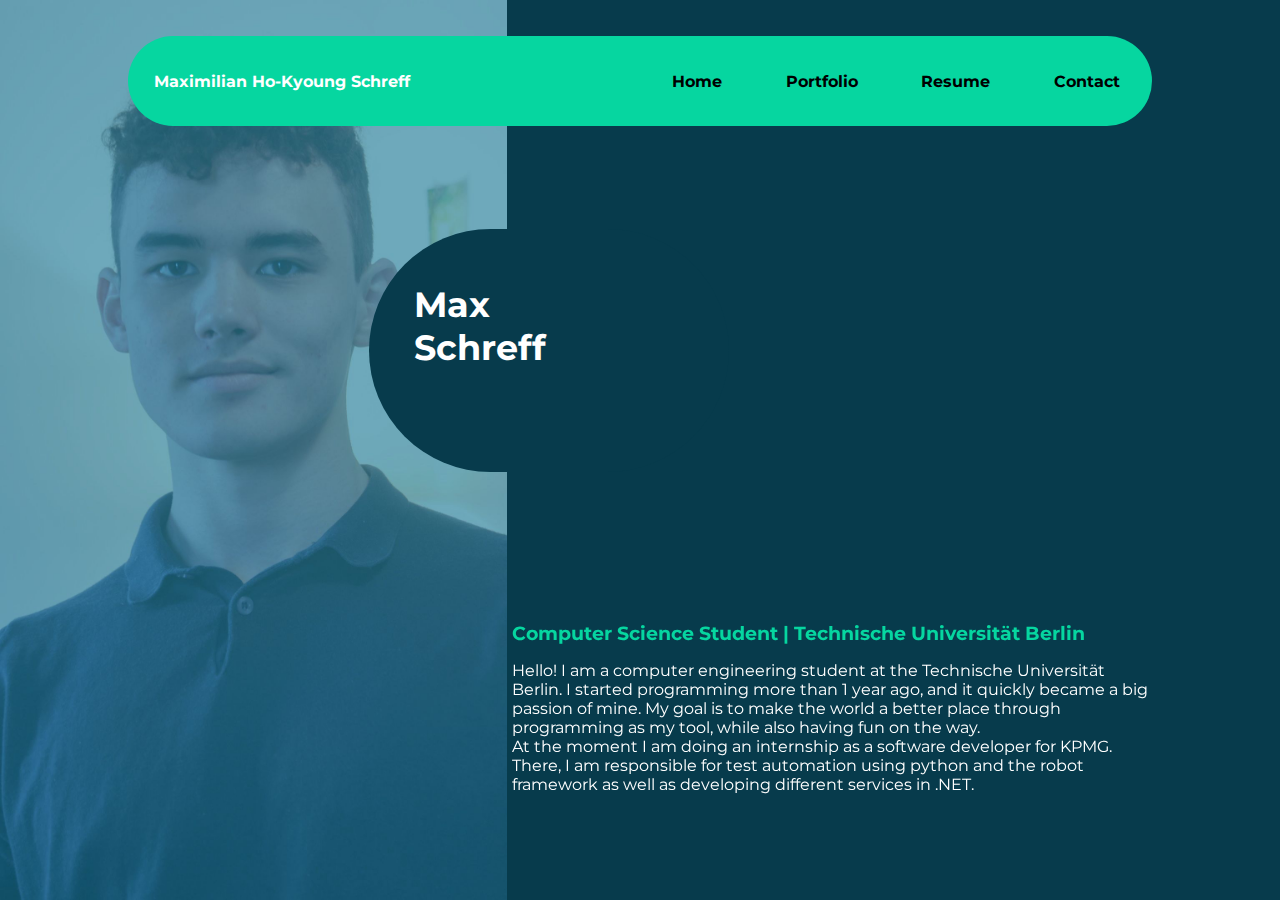
<file: index.html>
<!DOCTYPE html>
<html lang="en">
<head>
    <meta charset="UTF-8">
    <title>Maximilian Schreff - Portfolio</title>
    <link rel="stylesheet" href="portfolio.css">
    <link rel="preconnect" href="https://fonts.googleapis.com">
    <link rel="preconnect" href="https://fonts.gstatic.com" crossorigin>
    <link href="https://fonts.googleapis.com/css2?family=Alumni+Sans+Pinstripe&family=Montserrat&display=swap"
          rel="stylesheet">
</head>
<body>
<a href="./Pages/Resume.html">
    <h1 id="myName">Max<br>Schreff</h1>
</a>
<header>
    <h3>Maximilian Ho-Kyoung Schreff</h3>
    <nav id="nav-bar">
        <div>
            <a href="./index.html" class="nav-link">Home</a>
        </div>
        <div>
            <a href="./Pages/Portfolio.html" class="nav-link">Portfolio</a>
        </div>
        <div>
            <a href="./Pages/Resume.html" class="nav-link">Resume</a>
        </div>
        <div>
            <a href="./Pages/Contact.html" class="nav-link">Contact</a>
        </div>
    </nav>
</header>
<div id="rightBlock">
    <div id="me">
        <h2 id="aboutMe">Computer Science Student | Technische Universität Berlin</h2>
        <p id="description">
            Hello! I am a computer engineering student at the Technische Universität Berlin. I started programming
            more than 1 year ago, and it quickly became a big passion of mine. My goal is to make the world a better
            place through programming as my tool, while also having fun on the way.<br>
            At the moment I am doing an internship as a software developer for KPMG. There, I am responsible for
            test automation using python and the robot framework as well as developing different services in .NET.
        </p>
    </div>
</div>
<div id="leftBlock">
    <img id="myImage" src="./Images/Untitled.jpeg" alt="Picture of myself">
</div>
</body>
</html>
</file>
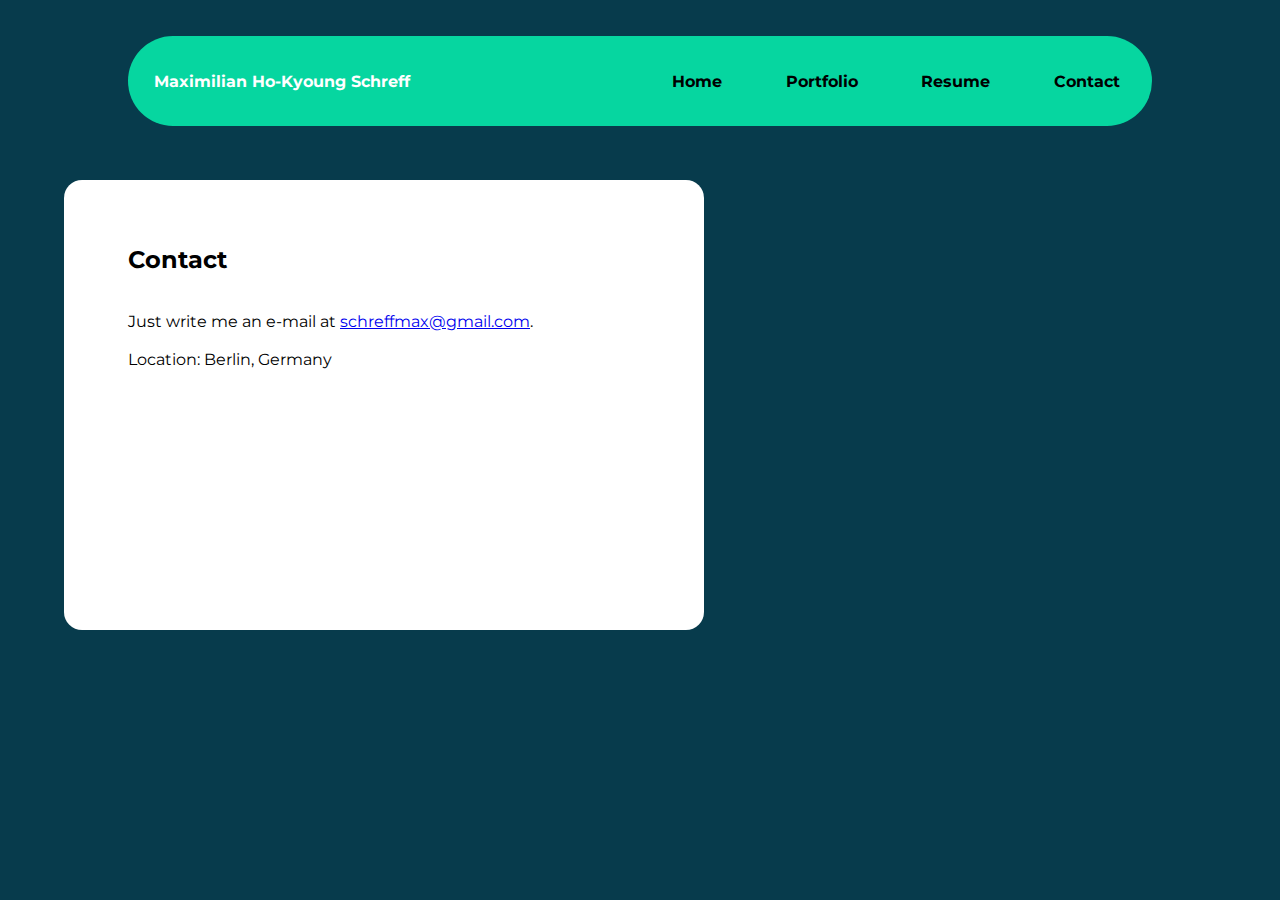
<file: Pages/Contact.html>
<!DOCTYPE html>
<html lang="en">
<head>
    <meta charset="UTF-8">
    <title>Contact-Info</title>
    <link rel="stylesheet" href="../portfolio.css">
    <link rel="preconnect" href="https://fonts.googleapis.com">
    <link rel="preconnect" href="https://fonts.gstatic.com" crossorigin>
    <link href="https://fonts.googleapis.com/css2?family=Alumni+Sans+Pinstripe&family=Montserrat&display=swap"
          rel="stylesheet">
</head>
<body>
<header>
    <h3>Maximilian Ho-Kyoung Schreff</h3>
    <nav id="nav-bar">
        <div>
            <a href="../index.html" class="nav-link">Home</a>
        </div>
        <div>
            <a href="./Portfolio.html" class="nav-link">Portfolio</a>
        </div>
        <div>
            <a href="./Resume.html" class="nav-link">Resume</a>
        </div>
        <div>
            <a href="./Contact.html" class="nav-link">Contact</a>
        </div>
    </nav>
</header>
<div id="contact-box">
    <h2 id="contactHeader">Contact</h2>
    <p id="contact-text">
        Just write me an e-mail at <a href="mailto:schreffmax@gmail.com">schreffmax@gmail.com</a>.<br>
        <br>
        Location: Berlin, Germany
    </p>
</div>
</body>
</html>
</file>
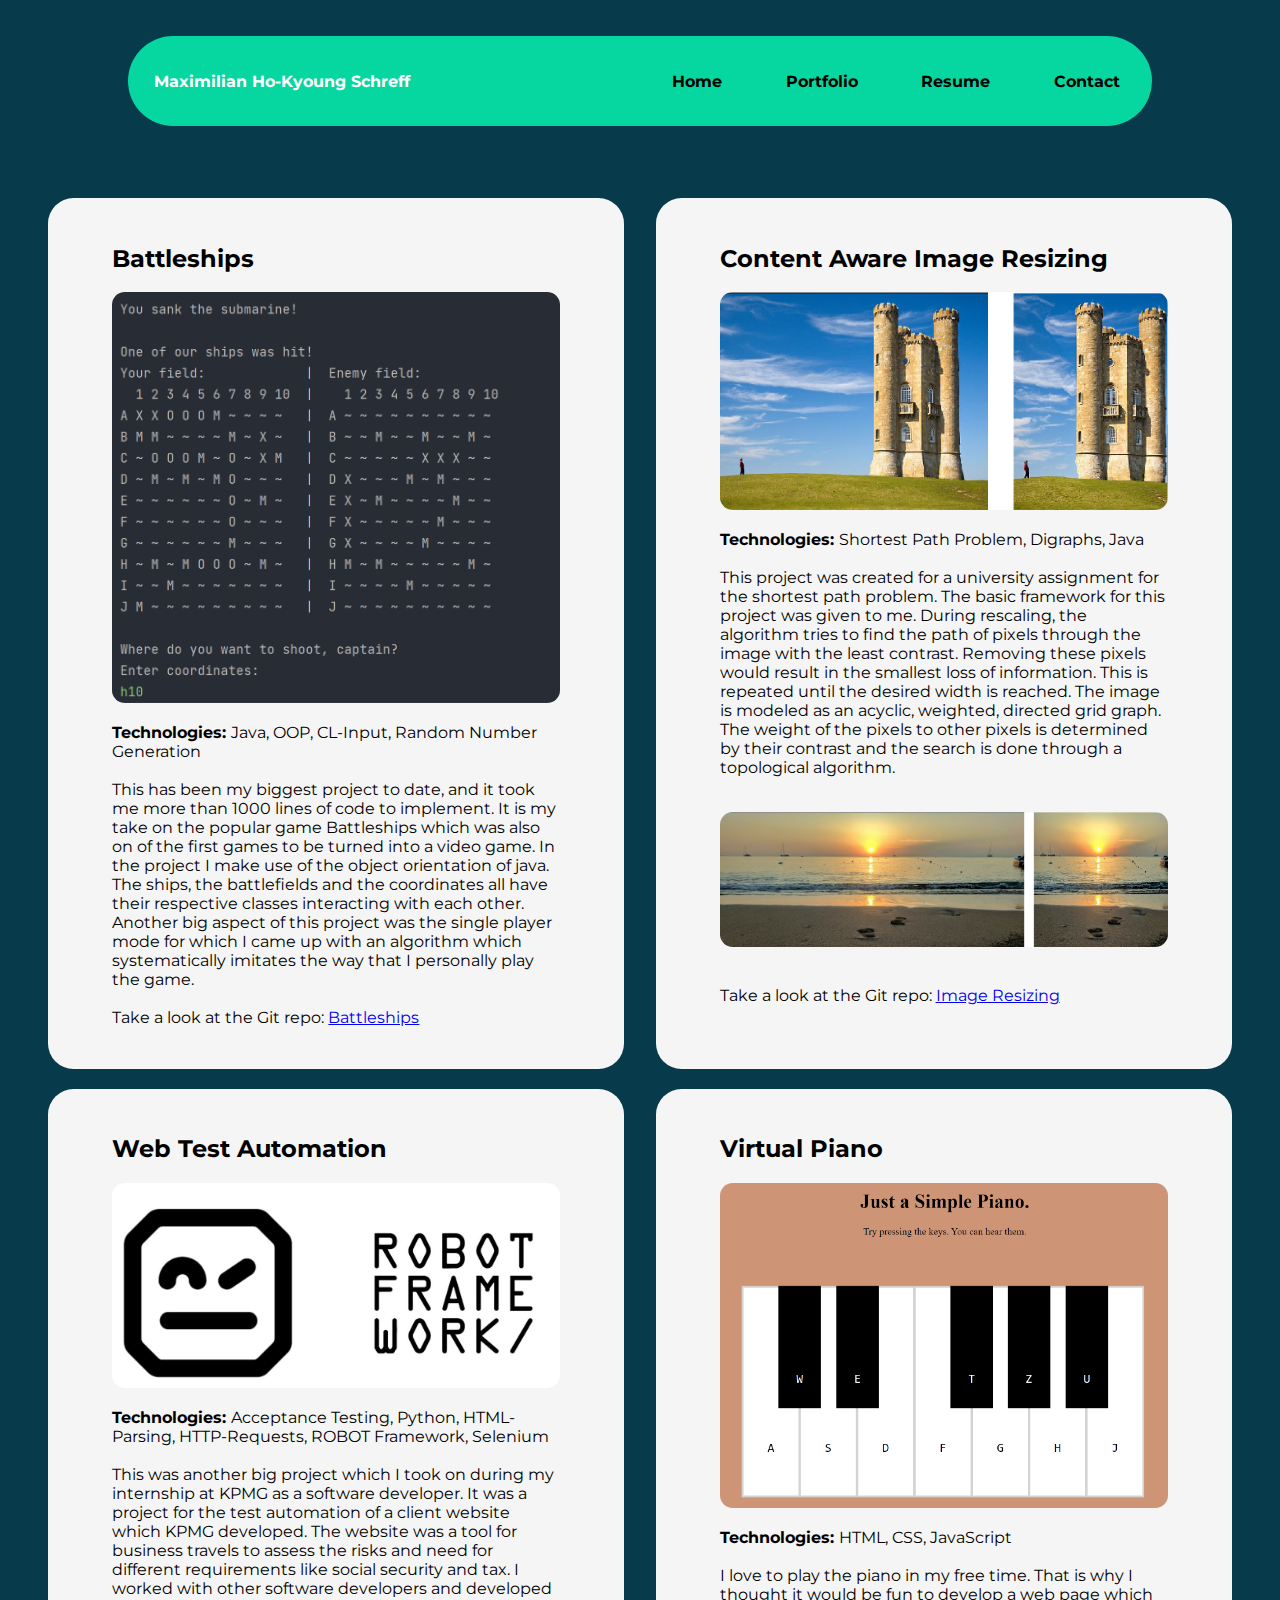
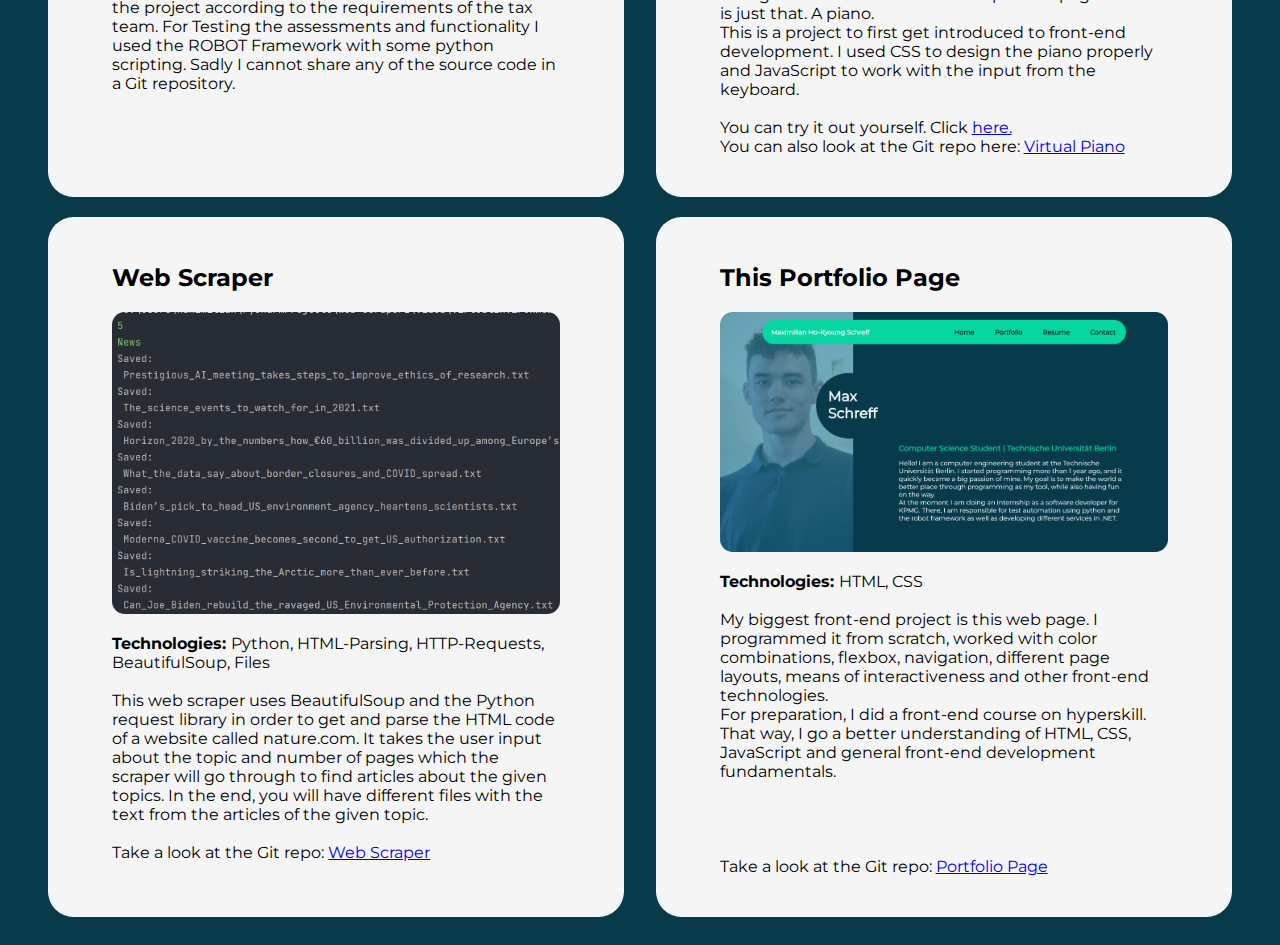
<file: Pages/Portfolio.html>
<!DOCTYPE html>
<html lang="en">
<head>
    <meta charset="UTF-8">
    <title>Portfolio</title>
    <link rel="stylesheet" href="../portfolio.css">
    <link rel="preconnect" href="https://fonts.googleapis.com">
    <link rel="preconnect" href="https://fonts.gstatic.com" crossorigin>
    <link href="https://fonts.googleapis.com/css2?family=Alumni+Sans+Pinstripe&family=Montserrat&display=swap"
          rel="stylesheet">
</head>
<body>
<header>
    <h3>Maximilian Ho-Kyoung Schreff</h3>
    <nav id="nav-bar">
        <div>
            <a href="../index.html" class="nav-link">Home</a>
        </div>
        <div>
            <a href="./Portfolio.html" class="nav-link">Portfolio</a>
        </div>
        <div>
            <a href="./Resume.html" class="nav-link">Resume</a>
        </div>
        <div>
            <a href="./Contact.html" class="nav-link">Contact</a>
        </div>
    </nav>
</header>
<div id="project-container">
    <div id="Battleships" class="project">
        <h2>Battleships</h2>
        <img class="proj-img" src="../Images/Battleship.png" alt="Picture of the CLI project">
        <p>
            <b>Technologies: </b>Java, OOP, CL-Input, Random Number Generation<br>
            <br>
            This has been my biggest project to date, and it took me more than 1000 lines of code to implement.
            It is my take on the popular game Battleships which was also on of the first games to be turned into a video
            game. In the project I make use of the object orientation of java. The ships, the battlefields and the
            coordinates all have their respective classes interacting with each other. Another big aspect of this
            project was the single player mode for which I came up with an algorithm which systematically imitates the
            way that I personally play the game.<br>
            <br>
            Take a look at the Git repo: <a href="https://github.com/MaximilianSchreff/Battleships" target="_blank">Battleships</a>
        </p>
    </div>
    <div id="Image Rescaling Tool" class="project">
        <h2>Content Aware Image Resizing</h2>
        <img class="proj-img" src="../Images/ImageRescaling.png" alt="Picture of the Image Rescaling result">
        <p>
            <b>Technologies: </b>Shortest Path Problem, Digraphs, Java<br>
            <br>
            This project was created for a university assignment for the shortest path problem. The basic framework for
            this project was given to me. During rescaling, the algorithm tries to find the path of pixels through the
            image with the least contrast. Removing these pixels would result in the smallest loss of information. This
            is repeated until the desired width is reached. The image is modeled as an acyclic, weighted, directed grid
            graph. The weight of the pixels to other pixels is determined by their contrast and the search is done
            through a topological algorithm.
            <br><br>
        </p>
        <img class="proj-img" src="../Images/ImageRescaling2.png" alt="Picture of the Image Rescaling result">
        <p>
            <br>
            Take a look at the Git repo:
            <a href="https://github.com/MaximilianSchreff/ImageResizing" target="_blank">Image Resizing</a>
        </p>
    </div>
    <div id="Web Test Automation" class="project">
        <h2>Web Test Automation</h2>
        <img class="proj-img" src="../Images/RobotIcon.png" alt="Robot framework icon">
        <p>
            <b>Technologies: </b>Acceptance Testing, Python, HTML-Parsing, HTTP-Requests, ROBOT Framework, Selenium<br>
            <br>
            This was another big project which I took on during my internship at KPMG as a software developer. It was
            a project for the test automation of a client website which KPMG developed. The website was a tool for
            business travels to assess the risks and need for different requirements like social security and tax.
            I worked with other software developers and developed the project according to the requirements of the tax
            team. For Testing the assessments and functionality I used the ROBOT Framework with some python scripting.
            Sadly I cannot share any of the source code in a Git repository.
        </p>
    </div>
    <div id="Virtual Piano" class="project">
        <h2>Virtual Piano</h2>
        <img class="proj-img" src="../Images/VirtualPiano.png" alt="A picture of the piano website">
        <p>
            <b>Technologies: </b>HTML, CSS, JavaScript<br>
            <br>
            I love to play the piano in my free time. That is why I thought it would be fun to develop a web page which
            is just that. A piano. <br>
            This is a project to first get introduced to front-end development. I used CSS to design the piano properly
            and JavaScript to work with the input from the keyboard. <br>
            <br>
            You can try it out yourself. Click
            <a href="https://maximilianschreff.github.io/VirtualPiano/" target="_blank">here.</a> <br>
            You can also look at the Git repo here:
            <a href="https://github.com/MaximilianSchreff/VirtualPiano" target="_blank">Virtual Piano</a>
        </p>
    </div>
    <div id="Web Scraper" class="project">
        <h2>Web Scraper</h2>
        <img class="proj-img" src="../Images/WebScraper.png" alt="Picture of the Web Scraping result">
        <p>
            <b>Technologies: </b>Python, HTML-Parsing, HTTP-Requests, BeautifulSoup, Files<br>
            <br>
            This web scraper uses BeautifulSoup and the Python request library in order to get and parse the HTML code
            of a website called nature.com. It takes the user input about the topic and number of pages which the
            scraper will go through to find articles about the given topics. In the end, you will have different files
            with the text from the articles of the given topic.<br>
            <br>
            Take a look at the Git repo:
            <a href="https://github.com/MaximilianSchreff/WebScraper" target="_blank">Web Scraper</a>
        </p>
    </div>
    <div id="Portfolio Page" class="project">
        <h2>This Portfolio Page</h2>
        <img class="proj-img" src="../Images/PortfolioImage.png" alt="Picture of the start page">
        <p>
            <b>Technologies: </b>HTML, CSS<br>
            <br>
            My biggest front-end project is this web page. I programmed it from scratch, worked with color combinations,
            flexbox, navigation, different page layouts, means of interactiveness and other front-end technologies.
            <br>
            For preparation, I did a front-end course on hyperskill. That way, I go a better understanding of HTML, CSS,
            JavaScript and general front-end development fundamentals.<br>
            <br><br><br><br>
            Take a look at the Git repo:
            <a href="https://github.com/MaximilianSchreff/Portfolio" target="_blank">Portfolio Page</a>
        </p>
    </div>
</div>
</body>
</html>
</file>
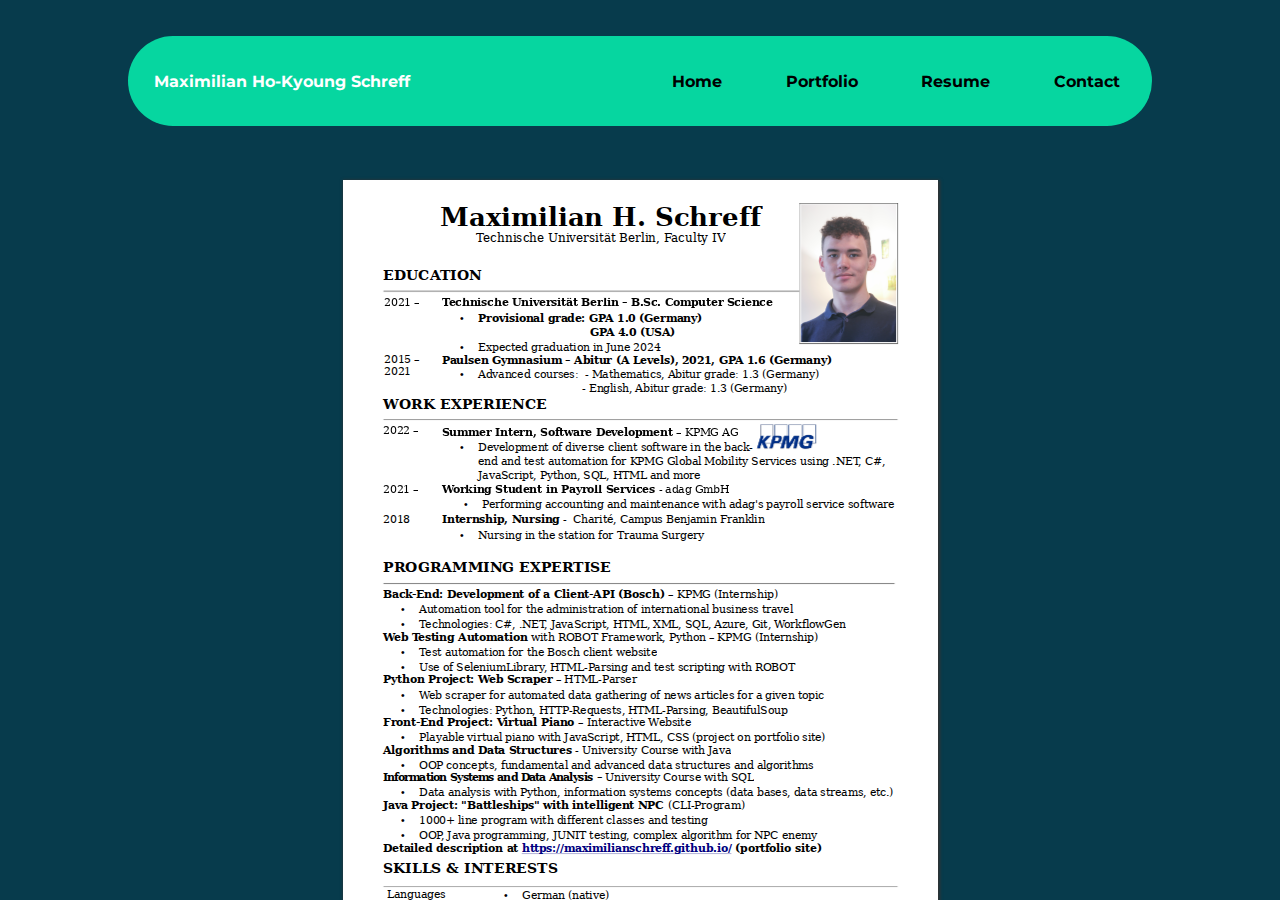
<file: Pages/Resume.html>
<!DOCTYPE html>
<!-- Created by pdf2htmlEX (https://github.com/pdf2htmlEX/pdf2htmlEX) -->
<html xmlns="http://www.w3.org/1999/xhtml">
<head>
<meta charset="utf-8"/>
<meta name="generator" content="pdf2htmlEX"/>
<meta http-equiv="X-UA-Compatible" content="IE=edge,chrome=1"/>
    <link rel="stylesheet" href="../portfolio.css">
    <link rel="preconnect" href="https://fonts.googleapis.com">
    <link rel="preconnect" href="https://fonts.gstatic.com" crossorigin>
    <link href="https://fonts.googleapis.com/css2?family=Alumni+Sans+Pinstripe&family=Montserrat&display=swap"
          rel="stylesheet">
<style type="text/css">
/*! 
 * Base CSS for pdf2htmlEX
 * Copyright 2012,2013 Lu Wang <coolwanglu@gmail.com> 
 * https://github.com/pdf2htmlEX/pdf2htmlEX/blob/master/share/LICENSE
 */#sidebar{position:absolute;top:0;left:0;bottom:0;width:250px;padding:0;margin:0;overflow:auto}#page-container{position:absolute;top:0;left:0;margin:0;padding:0;border:0}@media screen{#sidebar.opened+#page-container{left:250px}#page-container{bottom:0;right:0;overflow:auto}.loading-indicator{display:none}.loading-indicator.active{display:block;position:absolute;width:64px;height:64px;top:50%;left:50%;margin-top:-32px;margin-left:-32px}.loading-indicator img{position:absolute;top:0;left:0;bottom:0;right:0}}@media print{@page{margin:0}html{margin:0}body{margin:0;-webkit-print-color-adjust:exact}#sidebar{display:none}#page-container{width:auto;height:auto;overflow:visible;background-color:transparent}.d{display:none}}.pf{position:relative;background-color:white;overflow:hidden;margin:0;border:0}.pc{position:absolute;border:0;padding:0;margin:0;top:0;left:0;width:100%;height:100%;overflow:hidden;display:block;transform-origin:0 0;-ms-transform-origin:0 0;-webkit-transform-origin:0 0}.pc.opened{display:block}.bf{position:absolute;border:0;margin:0;top:0;bottom:0;width:100%;height:100%;-ms-user-select:none;-moz-user-select:none;-webkit-user-select:none;user-select:none}.bi{position:absolute;border:0;margin:0;-ms-user-select:none;-moz-user-select:none;-webkit-user-select:none;user-select:none}@media print{.pf{margin:0;box-shadow:none;page-break-after:always;page-break-inside:avoid}@-moz-document url-prefix(){.pf{overflow:visible;border:1px solid #fff}.pc{overflow:visible}}}.c{position:absolute;border:0;padding:0;margin:0;overflow:hidden;display:block}.t{position:absolute;white-space:pre;font-size:1px;transform-origin:0 100%;-ms-transform-origin:0 100%;-webkit-transform-origin:0 100%;unicode-bidi:bidi-override;-moz-font-feature-settings:"liga" 0}.t:after{content:''}.t:before{content:'';display:inline-block}.t span{position:relative;unicode-bidi:bidi-override}._{display:inline-block;color:transparent;z-index:-1}::selection{background:rgba(127,255,255,0.4)}::-moz-selection{background:rgba(127,255,255,0.4)}.pi{display:none}.d{position:absolute;transform-origin:0 100%;-ms-transform-origin:0 100%;-webkit-transform-origin:0 100%}.it{border:0;background-color:rgba(255,255,255,0.0)}.ir:hover{cursor:pointer}</style>
<style type="text/css">
/*! 
 * Fancy styles for pdf2htmlEX
 * Copyright 2012,2013 Lu Wang <coolwanglu@gmail.com> 
 * https://github.com/pdf2htmlEX/pdf2htmlEX/blob/master/share/LICENSE
 */@keyframes fadein{from{opacity:0}to{opacity:1}}@-webkit-keyframes fadein{from{opacity:0}to{opacity:1}}@keyframes swing{0{transform:rotate(0)}10%{transform:rotate(0)}90%{transform:rotate(720deg)}100%{transform:rotate(720deg)}}@-webkit-keyframes swing{0{-webkit-transform:rotate(0)}10%{-webkit-transform:rotate(0)}90%{-webkit-transform:rotate(720deg)}100%{-webkit-transform:rotate(720deg)}}@media screen{#sidebar{background-color:#2f3236;background-image:url("[data-uri]")}#outline{font-family:Georgia,Times,"Times New Roman",serif;font-size:13px;margin:2em 1em}#outline ul{padding:0}#outline li{list-style-type:none;margin:1em 0}#outline li>ul{margin-left:1em}#outline a,#outline a:visited,#outline a:hover,#outline a:active{line-height:1.2;color:#e8e8e8;text-overflow:ellipsis;white-space:nowrap;text-decoration:none;display:block;overflow:hidden;outline:0}#outline a:hover{color:#0cf}#page-container{background-color:#073b4c;-webkit-transition:left 500ms;transition:left 500ms}.pf{margin:13px auto;box-shadow:1px 1px 3px 1px #333;border-collapse:separate}.pc.opened{-webkit-animation:fadein 100ms;animation:fadein 100ms}.loading-indicator.active{-webkit-animation:swing 1.5s ease-in-out .01s infinite alternate none;animation:swing 1.5s ease-in-out .01s infinite alternate none}.checked{background:no-repeat url([data-uri])}}</style>
<style type="text/css">
.ff0{font-family:sans-serif;visibility:hidden;}
@font-face{font-family:ff1;src:url('[data-uri]')format("woff");}.ff1{font-family:ff1;line-height:1.010254;font-style:normal;font-weight:normal;visibility:visible;}
@font-face{font-family:ff2;src:url('[data-uri]')format("woff");}.ff2{font-family:ff2;line-height:1.035645;font-style:normal;font-weight:normal;visibility:visible;}
@font-face{font-family:ff3;src:url('[data-uri]')format("woff");}.ff3{font-family:ff3;line-height:0.666504;font-style:normal;font-weight:normal;visibility:visible;}
@font-face{font-family:ff4;src:url('[data-uri]')format("woff");}.ff4{font-family:ff4;line-height:0.666504;font-style:normal;font-weight:normal;visibility:visible;}
.m0{transform:matrix(0.250000,0.000000,0.000000,0.250000,0,0);-ms-transform:matrix(0.250000,0.000000,0.000000,0.250000,0,0);-webkit-transform:matrix(0.250000,0.000000,0.000000,0.250000,0,0);}
.m1{transform:none;-ms-transform:none;-webkit-transform:none;}
.v1{vertical-align:-5.600000px;}
.v2{vertical-align:-4.400000px;}
.v0{vertical-align:0.000000px;}
.ls2{letter-spacing:0.000000px;}
.ls1{letter-spacing:0.042000px;}
.ls0{letter-spacing:57.090000px;}
.sc_{text-shadow:none;}
.sc0{text-shadow:-0.015em 0 transparent,0 0.015em transparent,0.015em 0 transparent,0 -0.015em  transparent;}
@media screen and (-webkit-min-device-pixel-ratio:0){
.sc_{-webkit-text-stroke:0px transparent;}
.sc0{-webkit-text-stroke:0.015em transparent;text-shadow:none;}
}
.ws0{word-spacing:-19.488000px;}
.ws3{word-spacing:-14.616000px;}
.ws2{word-spacing:-13.314000px;}
.ws5{word-spacing:0.000000px;}
.ws1{word-spacing:114.428000px;}
.ws4{word-spacing:222.888000px;}
._7{margin-left:-8.232000px;}
._6{margin-left:-6.174000px;}
._2{margin-left:-4.830000px;}
._0{margin-left:-2.856000px;}
._3{margin-left:-1.134000px;}
._4{width:1.008000px;}
._8{width:2.350000px;}
._1{width:77.524000px;}
._5{width:80.030000px;}
._9{width:205.866000px;}
._a{width:278.148000px;}
.fc1{color:rgb(0,0,128);}
.fc0{color:rgb(0,0,0);}
.fs1{font-size:42.000000px;}
.fs2{font-size:48.000000px;}
.fs0{font-size:56.000000px;}
.fs3{font-size:104.000000px;}
.y0{bottom:-0.500000px;}
.y1{bottom:0.100000px;}
.y34{bottom:22.700000px;}
.y33{bottom:40.500000px;}
.y32{bottom:52.800000px;}
.y2f{bottom:58.700000px;}
.y31{bottom:67.900000px;}
.y2e{bottom:70.900000px;}
.y30{bottom:82.100000px;}
.y2d{bottom:83.200000px;}
.y2c{bottom:95.400000px;}
.y2b{bottom:108.700000px;}
.y2a{bottom:123.100000px;}
.y29{bottom:149.000000px;}
.y28{bottom:170.100000px;}
.y27{bottom:182.400000px;}
.y26{bottom:197.700000px;}
.y25{bottom:212.800000px;}
.y24{bottom:225.200000px;}
.y23{bottom:240.300000px;}
.y22{bottom:252.500000px;}
.y21{bottom:267.700000px;}
.y20{bottom:280.000000px;}
.y1f{bottom:295.200000px;}
.y1e{bottom:307.500000px;}
.y1d{bottom:322.800000px;}
.y1c{bottom:337.900000px;}
.y1b{bottom:350.300000px;}
.y1a{bottom:365.500000px;}
.y19{bottom:380.700000px;}
.y18{bottom:393.000000px;}
.y17{bottom:408.300000px;}
.y16{bottom:423.400000px;}
.y15{bottom:449.500000px;}
.y14{bottom:482.700000px;}
.y13{bottom:497.900000px;}
.y12{bottom:513.400000px;}
.y11{bottom:528.700000px;}
.y10{bottom:542.200000px;}
.yf{bottom:556.300000px;}
.ye{bottom:570.300000px;}
.yd{bottom:587.200000px;}
.yc{bottom:613.200000px;}
.yb{bottom:628.900000px;}
.ya{bottom:643.100000px;}
.y8{bottom:646.100000px;}
.y9{bottom:658.200000px;}
.y7{bottom:658.300000px;}
.y6{bottom:670.600000px;}
.y5{bottom:685.700000px;}
.y4{bottom:700.000000px;}
.y3{bottom:715.300000px;}
.y2{bottom:741.300000px;}
.y37{bottom:765.100000px;}
.y36{bottom:779.100000px;}
.y35{bottom:796.400000px;}
.h5{height:33.099609px;}
.h4{height:33.591797px;}
.h7{height:38.390625px;}
.h3{height:44.132812px;}
.h6{height:81.960938px;}
.h2{height:841.800000px;}
.h0{height:842.000000px;}
.h1{height:842.500000px;}
.w0{width:595.000000px;}
.w1{width:595.500000px;}
.x0{left:0.000000px;}
.x1{left:40.400000px;}
.x2{left:41.800000px;}
.x9{left:44.300000px;}
.x8{left:58.100000px;}
.xc{left:97.700000px;}
.x5{left:99.800000px;}
.x3{left:117.800000px;}
.x7{left:121.500000px;}
.xe{left:126.800000px;}
.xd{left:133.500000px;}
.x6{left:135.900000px;}
.xa{left:161.300000px;}
.xb{left:179.300000px;}
.x4{left:243.800000px;}
@media print{
.v1{vertical-align:-7.466667pt;}
.v2{vertical-align:-5.866667pt;}
.v0{vertical-align:0.000000pt;}
.ls2{letter-spacing:0.000000pt;}
.ls1{letter-spacing:0.056000pt;}
.ls0{letter-spacing:76.120000pt;}
.ws0{word-spacing:-25.984000pt;}
.ws3{word-spacing:-19.488000pt;}
.ws2{word-spacing:-17.752000pt;}
.ws5{word-spacing:0.000000pt;}
.ws1{word-spacing:152.570667pt;}
.ws4{word-spacing:297.184000pt;}
._7{margin-left:-10.976000pt;}
._6{margin-left:-8.232000pt;}
._2{margin-left:-6.440000pt;}
._0{margin-left:-3.808000pt;}
._3{margin-left:-1.512000pt;}
._4{width:1.344000pt;}
._8{width:3.133333pt;}
._1{width:103.365333pt;}
._5{width:106.706667pt;}
._9{width:274.488000pt;}
._a{width:370.864000pt;}
.fs1{font-size:56.000000pt;}
.fs2{font-size:64.000000pt;}
.fs0{font-size:74.666667pt;}
.fs3{font-size:138.666667pt;}
.y0{bottom:-0.666667pt;}
.y1{bottom:0.133333pt;}
.y34{bottom:30.266667pt;}
.y33{bottom:54.000000pt;}
.y32{bottom:70.400000pt;}
.y2f{bottom:78.266667pt;}
.y31{bottom:90.533333pt;}
.y2e{bottom:94.533333pt;}
.y30{bottom:109.466667pt;}
.y2d{bottom:110.933333pt;}
.y2c{bottom:127.200000pt;}
.y2b{bottom:144.933333pt;}
.y2a{bottom:164.133333pt;}
.y29{bottom:198.666667pt;}
.y28{bottom:226.800000pt;}
.y27{bottom:243.200000pt;}
.y26{bottom:263.600000pt;}
.y25{bottom:283.733333pt;}
.y24{bottom:300.266667pt;}
.y23{bottom:320.400000pt;}
.y22{bottom:336.666667pt;}
.y21{bottom:356.933333pt;}
.y20{bottom:373.333333pt;}
.y1f{bottom:393.600000pt;}
.y1e{bottom:410.000000pt;}
.y1d{bottom:430.400000pt;}
.y1c{bottom:450.533333pt;}
.y1b{bottom:467.066667pt;}
.y1a{bottom:487.333333pt;}
.y19{bottom:507.600000pt;}
.y18{bottom:524.000000pt;}
.y17{bottom:544.400000pt;}
.y16{bottom:564.533333pt;}
.y15{bottom:599.333333pt;}
.y14{bottom:643.600000pt;}
.y13{bottom:663.866667pt;}
.y12{bottom:684.533333pt;}
.y11{bottom:704.933333pt;}
.y10{bottom:722.933333pt;}
.yf{bottom:741.733333pt;}
.ye{bottom:760.400000pt;}
.yd{bottom:782.933333pt;}
.yc{bottom:817.600000pt;}
.yb{bottom:838.533333pt;}
.ya{bottom:857.466667pt;}
.y8{bottom:861.466667pt;}
.y9{bottom:877.600000pt;}
.y7{bottom:877.733333pt;}
.y6{bottom:894.133333pt;}
.y5{bottom:914.266667pt;}
.y4{bottom:933.333333pt;}
.y3{bottom:953.733333pt;}
.y2{bottom:988.400000pt;}
.y37{bottom:1020.133333pt;}
.y36{bottom:1038.800000pt;}
.y35{bottom:1061.866667pt;}
.h5{height:44.132812pt;}
.h4{height:44.789062pt;}
.h7{height:51.187500pt;}
.h3{height:58.843750pt;}
.h6{height:109.281250pt;}
.h2{height:1122.400000pt;}
.h0{height:1122.666667pt;}
.h1{height:1123.333333pt;}
.w0{width:793.333333pt;}
.w1{width:794.000000pt;}
.x0{left:0.000000pt;}
.x1{left:53.866667pt;}
.x2{left:55.733333pt;}
.x9{left:59.066667pt;}
.x8{left:77.466667pt;}
.xc{left:130.266667pt;}
.x5{left:133.066667pt;}
.x3{left:157.066667pt;}
.x7{left:162.000000pt;}
.xe{left:169.066667pt;}
.xd{left:178.000000pt;}
.x6{left:181.200000pt;}
.xa{left:215.066667pt;}
.xb{left:239.066667pt;}
.x4{left:325.066667pt;}
}
</style>
<script>
/*
 Copyright 2012 Mozilla Foundation 
 Copyright 2013 Lu Wang <coolwanglu@gmail.com>
 Apachine License Version 2.0 
*/
(function(){function b(a,b,e,f){var c=(a.className||"").split(/\s+/g);""===c[0]&&c.shift();var d=c.indexOf(b);0>d&&e&&c.push(b);0<=d&&f&&c.splice(d,1);a.className=c.join(" ");return 0<=d}if(!("classList"in document.createElement("div"))){var e={add:function(a){b(this.element,a,!0,!1)},contains:function(a){return b(this.element,a,!1,!1)},remove:function(a){b(this.element,a,!1,!0)},toggle:function(a){b(this.element,a,!0,!0)}};Object.defineProperty(HTMLElement.prototype,"classList",{get:function(){if(this._classList)return this._classList;
var a=Object.create(e,{element:{value:this,writable:!1,enumerable:!0}});Object.defineProperty(this,"_classList",{value:a,writable:!1,enumerable:!1});return a},enumerable:!0})}})();
</script>
<script>
(function(){/*
 pdf2htmlEX.js: Core UI functions for pdf2htmlEX 
 Copyright 2012,2013 Lu Wang <coolwanglu@gmail.com> and other contributors 
 https://github.com/pdf2htmlEX/pdf2htmlEX/blob/master/share/LICENSE 
*/
var pdf2htmlEX=window.pdf2htmlEX=window.pdf2htmlEX||{},CSS_CLASS_NAMES={page_frame:"pf",page_content_box:"pc",page_data:"pi",background_image:"bi",link:"l",input_radio:"ir",__dummy__:"no comma"},DEFAULT_CONFIG={container_id:"page-container",sidebar_id:"sidebar",outline_id:"outline",loading_indicator_cls:"loading-indicator",preload_pages:3,render_timeout:100,scale_step:0.9,key_handler:!0,hashchange_handler:!0,view_history_handler:!0,__dummy__:"no comma"},EPS=1E-6;
function invert(a){var b=a[0]*a[3]-a[1]*a[2];return[a[3]/b,-a[1]/b,-a[2]/b,a[0]/b,(a[2]*a[5]-a[3]*a[4])/b,(a[1]*a[4]-a[0]*a[5])/b]}function transform(a,b){return[a[0]*b[0]+a[2]*b[1]+a[4],a[1]*b[0]+a[3]*b[1]+a[5]]}function get_page_number(a){return parseInt(a.getAttribute("data-page-no"),16)}function disable_dragstart(a){for(var b=0,c=a.length;b<c;++b)a[b].addEventListener("dragstart",function(){return!1},!1)}
function clone_and_extend_objs(a){for(var b={},c=0,e=arguments.length;c<e;++c){var h=arguments[c],d;for(d in h)h.hasOwnProperty(d)&&(b[d]=h[d])}return b}
function Page(a){if(a){this.shown=this.loaded=!1;this.page=a;this.num=get_page_number(a);this.original_height=a.clientHeight;this.original_width=a.clientWidth;var b=a.getElementsByClassName(CSS_CLASS_NAMES.page_content_box)[0];b&&(this.content_box=b,this.original_scale=this.cur_scale=this.original_height/b.clientHeight,this.page_data=JSON.parse(a.getElementsByClassName(CSS_CLASS_NAMES.page_data)[0].getAttribute("data-data")),this.ctm=this.page_data.ctm,this.ictm=invert(this.ctm),this.loaded=!0)}}
Page.prototype={hide:function(){this.loaded&&this.shown&&(this.content_box.classList.remove("opened"),this.shown=!1)},show:function(){this.loaded&&!this.shown&&(this.content_box.classList.add("opened"),this.shown=!0)},rescale:function(a){this.cur_scale=0===a?this.original_scale:a;this.loaded&&(a=this.content_box.style,a.msTransform=a.webkitTransform=a.transform="scale("+this.cur_scale.toFixed(3)+")");a=this.page.style;a.height=this.original_height*this.cur_scale+"px";a.width=this.original_width*this.cur_scale+
"px"},view_position:function(){var a=this.page,b=a.parentNode;return[b.scrollLeft-a.offsetLeft-a.clientLeft,b.scrollTop-a.offsetTop-a.clientTop]},height:function(){return this.page.clientHeight},width:function(){return this.page.clientWidth}};function Viewer(a){this.config=clone_and_extend_objs(DEFAULT_CONFIG,0<arguments.length?a:{});this.pages_loading=[];this.init_before_loading_content();var b=this;document.addEventListener("DOMContentLoaded",function(){b.init_after_loading_content()},!1)}
Viewer.prototype={scale:1,cur_page_idx:0,first_page_idx:0,init_before_loading_content:function(){this.pre_hide_pages()},initialize_radio_button:function(){for(var a=document.getElementsByClassName(CSS_CLASS_NAMES.input_radio),b=0;b<a.length;b++)a[b].addEventListener("click",function(){this.classList.toggle("checked")})},init_after_loading_content:function(){this.sidebar=document.getElementById(this.config.sidebar_id);this.outline=document.getElementById(this.config.outline_id);this.container=document.getElementById(this.config.container_id);
this.loading_indicator=document.getElementsByClassName(this.config.loading_indicator_cls)[0];for(var a=!0,b=this.outline.childNodes,c=0,e=b.length;c<e;++c)if("ul"===b[c].nodeName.toLowerCase()){a=!1;break}a||this.sidebar.classList.add("opened");this.find_pages();if(0!=this.pages.length){disable_dragstart(document.getElementsByClassName(CSS_CLASS_NAMES.background_image));this.config.key_handler&&this.register_key_handler();var h=this;this.config.hashchange_handler&&window.addEventListener("hashchange",
function(a){h.navigate_to_dest(document.location.hash.substring(1))},!1);this.config.view_history_handler&&window.addEventListener("popstate",function(a){a.state&&h.navigate_to_dest(a.state)},!1);this.container.addEventListener("scroll",function(){h.update_page_idx();h.schedule_render(!0)},!1);[this.container,this.outline].forEach(function(a){a.addEventListener("click",h.link_handler.bind(h),!1)});this.initialize_radio_button();this.render()}},find_pages:function(){for(var a=[],b={},c=this.container.childNodes,
e=0,h=c.length;e<h;++e){var d=c[e];d.nodeType===Node.ELEMENT_NODE&&d.classList.contains(CSS_CLASS_NAMES.page_frame)&&(d=new Page(d),a.push(d),b[d.num]=a.length-1)}this.pages=a;this.page_map=b},load_page:function(a,b,c){var e=this.pages;if(!(a>=e.length||(e=e[a],e.loaded||this.pages_loading[a]))){var e=e.page,h=e.getAttribute("data-page-url");if(h){this.pages_loading[a]=!0;var d=e.getElementsByClassName(this.config.loading_indicator_cls)[0];"undefined"===typeof d&&(d=this.loading_indicator.cloneNode(!0),
d.classList.add("active"),e.appendChild(d));var f=this,g=new XMLHttpRequest;g.open("GET",h,!0);g.onload=function(){if(200===g.status||0===g.status){var b=document.createElement("div");b.innerHTML=g.responseText;for(var d=null,b=b.childNodes,e=0,h=b.length;e<h;++e){var p=b[e];if(p.nodeType===Node.ELEMENT_NODE&&p.classList.contains(CSS_CLASS_NAMES.page_frame)){d=p;break}}b=f.pages[a];f.container.replaceChild(d,b.page);b=new Page(d);f.pages[a]=b;b.hide();b.rescale(f.scale);disable_dragstart(d.getElementsByClassName(CSS_CLASS_NAMES.background_image));
f.schedule_render(!1);c&&c(b)}delete f.pages_loading[a]};g.send(null)}void 0===b&&(b=this.config.preload_pages);0<--b&&(f=this,setTimeout(function(){f.load_page(a+1,b)},0))}},pre_hide_pages:function(){var a="@media screen{."+CSS_CLASS_NAMES.page_content_box+"{display:none;}}",b=document.createElement("style");b.styleSheet?b.styleSheet.cssText=a:b.appendChild(document.createTextNode(a));document.head.appendChild(b)},render:function(){for(var a=this.container,b=a.scrollTop,c=a.clientHeight,a=b-c,b=
b+c+c,c=this.pages,e=0,h=c.length;e<h;++e){var d=c[e],f=d.page,g=f.offsetTop+f.clientTop,f=g+f.clientHeight;g<=b&&f>=a?d.loaded?d.show():this.load_page(e):d.hide()}},update_page_idx:function(){var a=this.pages,b=a.length;if(!(2>b)){for(var c=this.container,e=c.scrollTop,c=e+c.clientHeight,h=-1,d=b,f=d-h;1<f;){var g=h+Math.floor(f/2),f=a[g].page;f.offsetTop+f.clientTop+f.clientHeight>=e?d=g:h=g;f=d-h}this.first_page_idx=d;for(var g=h=this.cur_page_idx,k=0;d<b;++d){var f=a[d].page,l=f.offsetTop+f.clientTop,
f=f.clientHeight;if(l>c)break;f=(Math.min(c,l+f)-Math.max(e,l))/f;if(d===h&&Math.abs(f-1)<=EPS){g=h;break}f>k&&(k=f,g=d)}this.cur_page_idx=g}},schedule_render:function(a){if(void 0!==this.render_timer){if(!a)return;clearTimeout(this.render_timer)}var b=this;this.render_timer=setTimeout(function(){delete b.render_timer;b.render()},this.config.render_timeout)},register_key_handler:function(){var a=this;window.addEventListener("DOMMouseScroll",function(b){if(b.ctrlKey){b.preventDefault();var c=a.container,
e=c.getBoundingClientRect(),c=[b.clientX-e.left-c.clientLeft,b.clientY-e.top-c.clientTop];a.rescale(Math.pow(a.config.scale_step,b.detail),!0,c)}},!1);window.addEventListener("keydown",function(b){var c=!1,e=b.ctrlKey||b.metaKey,h=b.altKey;switch(b.keyCode){case 61:case 107:case 187:e&&(a.rescale(1/a.config.scale_step,!0),c=!0);break;case 173:case 109:case 189:e&&(a.rescale(a.config.scale_step,!0),c=!0);break;case 48:e&&(a.rescale(0,!1),c=!0);break;case 33:h?a.scroll_to(a.cur_page_idx-1):a.container.scrollTop-=
a.container.clientHeight;c=!0;break;case 34:h?a.scroll_to(a.cur_page_idx+1):a.container.scrollTop+=a.container.clientHeight;c=!0;break;case 35:a.container.scrollTop=a.container.scrollHeight;c=!0;break;case 36:a.container.scrollTop=0,c=!0}c&&b.preventDefault()},!1)},rescale:function(a,b,c){var e=this.scale;this.scale=a=0===a?1:b?e*a:a;c||(c=[0,0]);b=this.container;c[0]+=b.scrollLeft;c[1]+=b.scrollTop;for(var h=this.pages,d=h.length,f=this.first_page_idx;f<d;++f){var g=h[f].page;if(g.offsetTop+g.clientTop>=
c[1])break}g=f-1;0>g&&(g=0);var g=h[g].page,k=g.clientWidth,f=g.clientHeight,l=g.offsetLeft+g.clientLeft,m=c[0]-l;0>m?m=0:m>k&&(m=k);k=g.offsetTop+g.clientTop;c=c[1]-k;0>c?c=0:c>f&&(c=f);for(f=0;f<d;++f)h[f].rescale(a);b.scrollLeft+=m/e*a+g.offsetLeft+g.clientLeft-m-l;b.scrollTop+=c/e*a+g.offsetTop+g.clientTop-c-k;this.schedule_render(!0)},fit_width:function(){var a=this.cur_page_idx;this.rescale(this.container.clientWidth/this.pages[a].width(),!0);this.scroll_to(a)},fit_height:function(){var a=this.cur_page_idx;
this.rescale(this.container.clientHeight/this.pages[a].height(),!0);this.scroll_to(a)},get_containing_page:function(a){for(;a;){if(a.nodeType===Node.ELEMENT_NODE&&a.classList.contains(CSS_CLASS_NAMES.page_frame)){a=get_page_number(a);var b=this.page_map;return a in b?this.pages[b[a]]:null}a=a.parentNode}return null},link_handler:function(a){var b=a.target,c=b.getAttribute("data-dest-detail");if(c){if(this.config.view_history_handler)try{var e=this.get_current_view_hash();window.history.replaceState(e,
"","#"+e);window.history.pushState(c,"","#"+c)}catch(h){}this.navigate_to_dest(c,this.get_containing_page(b));a.preventDefault()}},navigate_to_dest:function(a,b){try{var c=JSON.parse(a)}catch(e){return}if(c instanceof Array){var h=c[0],d=this.page_map;if(h in d){for(var f=d[h],h=this.pages[f],d=2,g=c.length;d<g;++d){var k=c[d];if(null!==k&&"number"!==typeof k)return}for(;6>c.length;)c.push(null);var g=b||this.pages[this.cur_page_idx],d=g.view_position(),d=transform(g.ictm,[d[0],g.height()-d[1]]),
g=this.scale,l=[0,0],m=!0,k=!1,n=this.scale;switch(c[1]){case "XYZ":l=[null===c[2]?d[0]:c[2]*n,null===c[3]?d[1]:c[3]*n];g=c[4];if(null===g||0===g)g=this.scale;k=!0;break;case "Fit":case "FitB":l=[0,0];k=!0;break;case "FitH":case "FitBH":l=[0,null===c[2]?d[1]:c[2]*n];k=!0;break;case "FitV":case "FitBV":l=[null===c[2]?d[0]:c[2]*n,0];k=!0;break;case "FitR":l=[c[2]*n,c[5]*n],m=!1,k=!0}if(k){this.rescale(g,!1);var p=this,c=function(a){l=transform(a.ctm,l);m&&(l[1]=a.height()-l[1]);p.scroll_to(f,l)};h.loaded?
c(h):(this.load_page(f,void 0,c),this.scroll_to(f))}}}},scroll_to:function(a,b){var c=this.pages;if(!(0>a||a>=c.length)){c=c[a].view_position();void 0===b&&(b=[0,0]);var e=this.container;e.scrollLeft+=b[0]-c[0];e.scrollTop+=b[1]-c[1]}},get_current_view_hash:function(){var a=[],b=this.pages[this.cur_page_idx];a.push(b.num);a.push("XYZ");var c=b.view_position(),c=transform(b.ictm,[c[0],b.height()-c[1]]);a.push(c[0]/this.scale);a.push(c[1]/this.scale);a.push(this.scale);return JSON.stringify(a)}};
pdf2htmlEX.Viewer=Viewer;})();
</script>
<script>
try{
pdf2htmlEX.defaultViewer = new pdf2htmlEX.Viewer({});
}catch(e){}
</script>
<title>Resume</title>
</head>
<body>
<header>
    <h3>Maximilian Ho-Kyoung Schreff</h3>
    <nav id="nav-bar">
        <div>
            <a href="../index.html" class="nav-link">Home</a>
        </div>
        <div>
            <a href="./Portfolio.html" class="nav-link">Portfolio</a>
        </div>
        <div>
            <a href="./Resume.html" class="nav-link">Resume</a>
        </div>
        <div>
            <a href="./Contact.html" class="nav-link">Contact</a>
        </div>
    </nav>
</header>
<div id="sidebar">
<div id="outline">
</div>
</div>
<div id="page-container">
<div id="pf1" class="pf w0 h0" data-page-no="1"><div class="pc pc1 w0 h0"><img class="bi x0 y0 w1 h1" alt="" src="[data-uri]"/><div class="c x0 y1 w0 h2"><div class="t m0 x1 h3 y2 ff1 fs0 fc0 sc0 ls2 ws0">EDUCA<span class="_ _0"></span>TION</div><div class="t m0 x2 h4 y3 ff2 fs1 fc0 sc0 ls2 ws5">2021 – <span class="_ _1"> </span><span class="ff1 v0">T<span class="_ _2"></span>echnische Universität Berlin –<span class="ff2"> </span>B.Sc. Computer Science</span></div><div class="t m0 x3 h5 y4 ff3 fs1 fc0 sc0 ls0">•<span class="ff1 ls2 ws5">Provisional grade: GP<span class="_ _0"></span>A 1.0 (Germany)</span></div><div class="t m0 x4 h5 y5 ff1 fs1 fc0 sc0 ls2 ws5"> GP<span class="_ _0"></span>A 4.0 (USA)</div><div class="t m0 x3 h4 y6 ff3 fs1 fc0 sc0 ls0">•<span class="ff2 ls2 ws5">Expected graduation in June 2024</span></div><div class="t m0 x2 h4 y7 ff2 fs1 fc0 sc0 ls2 ws5">2015 – </div><div class="t m0 x2 h4 y8 ff2 fs1 fc0 sc0 ls1 ws5">2021 </div><div class="t m0 x5 h5 y9 ff1 fs1 fc0 sc0 ls2 ws5">P<span class="_ _3"></span>aulsen Gymnasium – Abitur (A Levels), 2021, GP<span class="_ _0"></span>A 1.6 (Germany)</div><div class="t m0 x3 h4 ya ff3 fs1 fc0 sc0 ls0">•<span class="ff2 ls2 ws5">Advanced courses:  - Mathematics, Abitur grade: 1.3 (Germany)</span></div><div class="t m0 x5 h4 yb ff2 fs1 fc0 sc0 ls2 ws5">                               <span class="_ _4"></span>            - English, Abitur grade: 1.3 (Germany)</div><div class="t m0 x1 h3 yc ff1 fs0 fc0 sc0 ls2 ws5">WORK EXPERIENCE</div><div class="t m0 x1 h4 yd ff2 fs1 fc0 sc0 ls1 ws5">2022 – <span class="_ _5"> </span><span class="ff1 ls2 v1">Summer Intern, Software Development <span class="ff2">– KPMG AG<span class="ff4 fs2"> </span></span></span></div><div class="t m0 x3 h4 ye ff3 fs1 fc0 sc0 ls0">•<span class="ff2 ls2 ws5">Development of diverse client software in the back-</span></div><div class="t m0 x6 h4 yf ff2 fs1 fc0 sc0 ls2 ws5">end and test automation for KPMG Global Mobility Services using .NET<span class="_ _2"></span>, C#, </div><div class="t m0 x6 h4 y10 ff2 fs1 fc0 sc0 ls2 ws5">JavaScript, Python, SQL, HTML and more</div><div class="t m0 x1 h4 y11 ff2 fs1 fc0 sc0 ls1 ws5">2021 – <span class="_ _5"> </span><span class="ff1 ls2 v0">W<span class="_ _0"></span>orking Student in P<span class="_ _3"></span>ayroll Services <span class="ff2">- adag GmbH</span></span></div><div class="t m0 x7 h4 y12 ff3 fs1 fc0 sc0 ls0">•<span class="ff2 ls2 ws5">P<span class="_ _3"></span>erforming acco<span class="_ _3"></span>unting and maintenance with adag&apos;s payroll service software</span></div><div class="t m0 x1 h4 y13 ff2 fs1 fc0 sc0 ls1 ws1">2018<span class="_"> </span><span class="ff1 ls2 ws5 v0">Internship, Nursing <span class="ff2">-  Charité, Campus Benjamin Franklin</span></span></div><div class="t m0 x3 h4 y14 ff3 fs1 fc0 sc0 ls0">•<span class="ff2 ls2 ws5">Nursing in the station for Trauma Surgery</span></div><div class="t m0 x1 h3 y15 ff1 fs0 fc0 sc0 ls2 ws5">PROGRAMMING EXPER<span class="_ _3"></span>TISE</div><div class="t m0 x1 h4 y16 ff1 fs1 fc0 sc0 ls2 ws5">Back<span class="_ _3"></span>-End: Development of a Client-API (Bosch) <span class="ff2">– KPMG (Internship)</span></div><div class="t m0 x8 h4 y17 ff3 fs1 fc0 sc0 ls0">•<span class="ff2 ls2 ws5">Automation tool for the administration of international business travel</span></div><div class="t m0 x8 h4 y18 ff3 fs1 fc0 sc0 ls0">•<span class="ff2 ls2 ws5">T<span class="_ _0"></span>echnologies: C#, .NET<span class="_ _6"></span>, JavaScript, HTML, XML, SQL, Azure, Git, W<span class="_ _0"></span>orkflowGen</span></div><div class="t m0 x1 h4 y19 ff1 fs1 fc0 sc0 ls2 ws5">W<span class="_ _0"></span>eb T<span class="_ _6"></span>esting<span class="_ _4"></span> Automation <span class="ff2">with ROB<span class="_ _4"></span>OT Framework, Python – KPMG (Internship)</span></div><div class="t m0 x8 h4 y1a ff3 fs1 fc0 sc0 ls0">•<span class="ff2 ls2 ws5">T<span class="_ _0"></span>est automation for the Bosch client website</span></div><div class="t m0 x8 h4 y1b ff3 fs1 fc0 sc0 ls0">•<span class="ff2 ls2 ws5">Use of SeleniumLibrary<span class="_ _6"></span>, HTML-P<span class="_ _3"></span>arsing and test scripting with ROB<span class="_ _4"></span>OT </span></div><div class="t m0 x1 h4 y1c ff1 fs1 fc0 sc0 ls2 ws5">Python Project: W<span class="_ _0"></span>eb Scraper<span class="ff2"> – HTML-P<span class="_ _3"></span>arser</span></div><div class="t m0 x8 h4 y1d ff3 fs1 fc0 sc0 ls0">•<span class="ff2 ls2 ws5">W<span class="_ _0"></span>eb scraper for automated data gathering of news articles for a given topic</span></div><div class="t m0 x8 h4 y1e ff3 fs1 fc0 sc0 ls0">•<span class="ff2 ls2 ws5">T<span class="_ _0"></span>echnologies: Python, HTTP<span class="_ _3"></span>-Requests, HTML-P<span class="_ _0"></span>arsing, BeautifulSoup</span></div><div class="t m0 x1 h4 y1f ff1 fs1 fc0 sc0 ls2 ws5">Front-End Project: V<span class="_ _3"></span>irtual Piano <span class="ff2">– Interactive W<span class="_ _0"></span>ebsite </span></div><div class="t m0 x8 h4 y20 ff3 fs1 fc0 sc0 ls0">•<span class="ff2 ls2 ws5">Playable virtual piano with JavaScript, HTML, CSS (project on portfolio site)</span></div><div class="t m0 x1 h4 y21 ff1 fs1 fc0 sc0 ls2 ws5">Algorithms and Data Structures <span class="ff2">-<span class="_ _4"></span> University Course with Java</span></div><div class="t m0 x8 h4 y22 ff3 fs1 fc0 sc0 ls0">•<span class="ff2 ls2 ws5">OOP concepts, fundamental and advanced data structures and algorithms</span></div><div class="t m0 x1 h4 y23 ff1 fs1 fc0 sc0 ls2 ws5">I<span class="_ _0"></span>n<span class="_ _0"></span>f<span class="_ _0"></span>o<span class="_ _0"></span>r<span class="_ _0"></span>m<span class="_ _0"></span>a<span class="_ _0"></span>t<span class="_ _0"></span>i<span class="_ _0"></span>o<span class="_ _0"></span>n<span class="_ _0"></span> <span class="_ _3"></span>S<span class="_ _3"></span>y<span class="_ _3"></span>s<span class="_ _0"></span>t<span class="_ _0"></span>e<span class="_ _0"></span>m<span class="_ _0"></span>s<span class="_ _3"></span> <span class="_ _0"></span>a<span class="_ _0"></span>n<span class="_ _3"></span>d<span class="_ _0"></span> <span class="_ _3"></span>D<span class="_ _0"></span>a<span class="_ _0"></span>t<span class="_ _3"></span>a<span class="_ _0"></span> <span class="_ _3"></span>A<span class="_ _0"></span>n<span class="_ _0"></span>a<span class="_ _0"></span>l<span class="_ _3"></span>y<span class="_ _0"></span>s<span class="_ _3"></span>i<span class="_ _0"></span>s<span class="_ _3"></span> <span class="_ _3"></span>–<span class="ff2"> University Course with SQL</span></div><div class="t m0 x8 h4 y24 ff3 fs1 fc0 sc0 ls0">•<span class="ff2 ls2 ws5">Data analysis with Python, information systems concepts (data bases, data streams, etc.)</span></div><div class="t m0 x1 h4 y25 ff1 fs1 fc0 sc0 ls2 ws5">Java Project: &quot;Battleships&quot; with intelligent NPC <span class="_ _4"></span><span class="ff2 ws2">(CLI-Program)</span></div><div class="t m0 x8 h4 y26 ff3 fs1 fc0 sc0 ls0">•<span class="ff2 ls2 ws5">1000+ line program with different classes and testing</span></div><div class="t m0 x8 h4 y27 ff3 fs1 fc0 sc0 ls0">•<span class="ff2 ls2 ws5">OOP<span class="_ _7"></span>, Java programming, JUNIT testing, complex algorithm for NPC enemy</span></div><div class="t m0 x1 h5 y28 ff1 fs1 fc0 sc0 ls2 ws5">Detailed description at <span class="fc1 ws3">https://maximilianschreff<span class="_ _3"></span>.github.io/<span class="_ _4"></span><span class="fc0 ws5"> (portfolio site)</span></span></div><div class="t m0 x1 h3 y29 ff1 fs0 fc0 sc0 ls2 ws5">SKILLS &amp; INTERESTS</div><div class="t m0 x9 h4 y2a ff2 fs1 fc0 sc0 ls2 ws4">Languages<span class="_"> </span><span class="ff3 ls0 v2">•</span><span class="ws5 v2">German (native)</span></div><div class="t m0 xa h4 y2b ff3 fs1 fc0 sc0 ls0">•<span class="ff2 ls2 ws5">English (fluent)</span></div><div class="t m0 xa h4 y2c ff3 fs1 fc0 sc0 ls0">•<span class="ff2 ls2 ws5">French (B2)</span></div><div class="t m0 x9 h4 y2d ff2 fs1 fc0 sc0 ls2 ws5">Programming </div><div class="t m0 x9 h4 y2e ff2 fs1 fc0 sc0 ls2 ws5">Languages &amp; </div><div class="t m0 x9 h4 y2f ff2 fs1 fc0 sc0 ls2 ws2">T<span class="_ _0"></span>echnologies</div><div class="t m0 xa h4 y30 ff3 fs1 fc0 sc0 ls0">•<span class="ff2 ls2 ws5">Languages: <span class="ff1">Java, Python, C, C#, SQL, HTM<span class="_ _3"></span>L, CSS<span class="_ _0"></span>, MIPS<span class="_ _8"></span>- </span></span></div><div class="t m0 xb h5 y31 ff1 fs1 fc0 sc0 ls2 ws3">Assembler</div><div class="t m0 xa h4 y32 ff3 fs1 fc0 sc0 ls0">•<span class="ff2 ls2 ws5">T<span class="_ _0"></span>echnologies: Git, Linux, Azure, SSMS<span class="_ _0"></span>, XML</span></div><div class="t m0 x9 h4 y33 ff2 fs1 fc0 sc0 ls2 ws5">Interests<span class="_ _9"> </span>Computer Science :), mathematics, machine learning, piano, F<span class="_ _0"></span>ormula 1</div><div class="t m0 x9 h4 y34 ff2 fs1 fc0 sc0 ls2 ws5">Sport<span class="_ _a"> </span>Mountain bike riding, running, weight training, hiking</div><div class="t m0 xc h6 y35 ff1 fs3 fc0 sc0 ls2 ws5">Maximilian H. Schreff</div><div class="t m0 xd h7 y36 ff2 fs2 fc0 sc0 ls2 ws5">T<span class="_ _0"></span>echnische Universität Berlin, F<span class="_ _0"></span>aculty IV</div><div class="t m0 xe h7 y37 ff2 fs2 fc0 sc0 ls2 ws5"></div></div><a class="l" href="https://maximilianschreff.github.io/"><div class="d m1" style="border-style:none;position:absolute;left:178.100000px;bottom:167.700000px;width:211.000000px;height:12.400000px;background-color:rgba(255,255,255,0.000001);"></div></a></div><div class="pi" data-data='{"ctm":[1.000000,0.000000,0.000000,1.000000,0.000000,0.000000]}'></div></div>
</div>
<div class="loading-indicator">
<img alt="" src="[data-uri]"/>
</div>
</body>
</html>
</file>
<file: portfolio.css>
html {
    background-color: #073b4c;
    font-family: 'Montserrat', sans-serif;
}

#myImage {
    position: fixed;
    left: 0;
    top: 0;
    height: 100vh;
}

#aboutMe {
    /*color: #90e0ef;*/
    color: #06d6a0;
    font-size: 14pt;
}


#description {
    color: white;
    font-size: 12pt;
}

#myName {
    position: fixed;
    bottom: 45vh;
    left: 41vh;
    width: 35vh;
    height: 35vh;
    max-height: 21vh;
    background-color: #073b4c;
    color: white;
    border-radius: 15vh;
    font-size: 26pt;
    padding-top: 6vh;
    padding-left: 5vh;
    font-weight: bolder;
    z-index: 1;
}

#myName:hover {
    font-size: 29pt;
    padding-top: 4vh;
}

#me {
    position: fixed;
    width: 50vw;
    height: max-content;
    bottom: 10vh;
    right: 10vw;
}

#rightBlock {
    position: fixed;
    right: 0;
    top: 0;
    height: 100vh;
    width: 80vw;
    background-color: #073b4c;
}

#nav-bar {
    z-index: 1;
    display: flex;
    justify-content: space-around;
    align-items: center;
    width: 40vw;
    height: 10vh;
}

header {
    display: flex;
    align-items: center;
    justify-content: space-between;
    position: fixed;
    background-color: #06d6a0;
    width: 80vw;
    top: 4vh;
    right: 10vw;
    border-radius: 5vh;
    z-index: 1;
}

h3 {
    font-size: 12pt;
    color: white;
    margin-left: 2vw;
}

.nav-link {
    text-decoration: none;
    color: black;
    font-weight: bolder;
}

.nav-link:hover {
    color: white;
}

#contact-box {
    position: fixed;
    width: 50vw;
    height: 50vh;
    top: 20vh;
    left: 5vw;
    background-color: white;
    border-radius: 2vh;
}

#contact-text {
    font-size: 12pt;
    padding-top: 2vh;
    margin-left: 5vw;
}

#contactHeader {
     margin-left: 5vw;
    padding-top: 5vh;
}

#pf1 {
    margin-top: 20vh;
}

#project-container {
    display: flex;
    justify-content: space-between;
    flex-wrap: wrap;
    width: 94vw;
    margin: auto;
    padding: 20vh 10px 10px 10px;
}

.project {
    background-color: whitesmoke;
    padding: 2vw 5vw;
    width: 35vw;
    border-radius: 2vw;
    margin: 10px;
}

.proj-img {
    width: 35vw;
    position: static;
    border-radius: 1vw;
}
</file>
